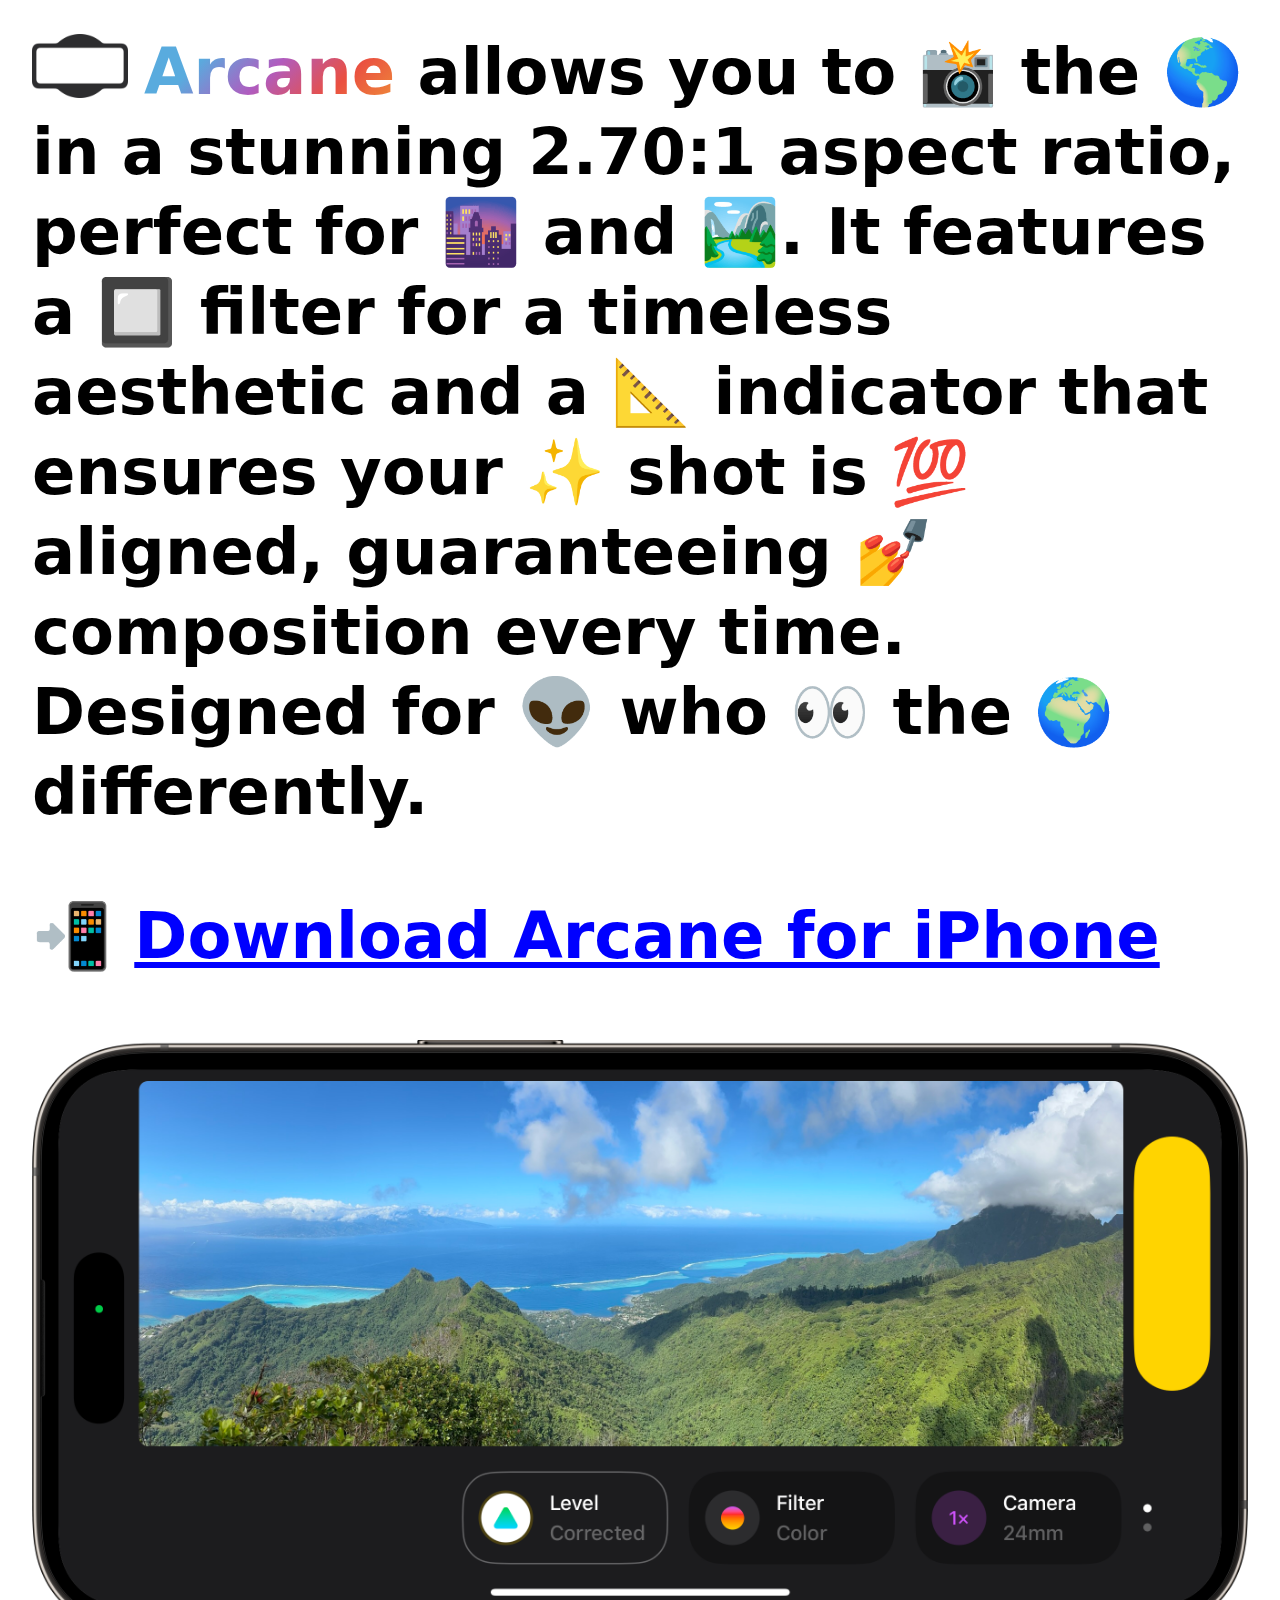
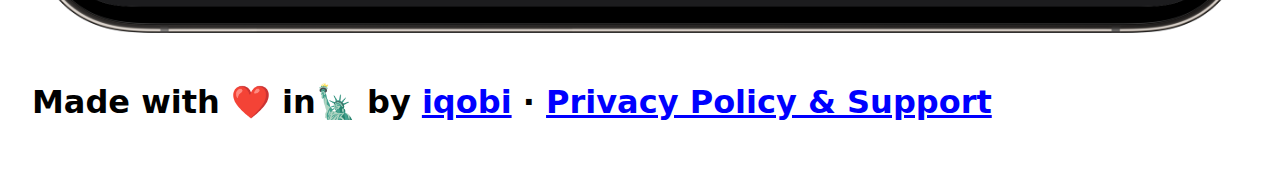
<file: index.html>
<!DOCTYPE html>
<html lang="en">
  <head>
    <meta charset="UTF-8" />
    <meta http-equiv="X-UA-Compatible" content="IE=edge" />
    <meta name="viewport" content="width=device-width, initial-scale=1.0" />
    <title>Arcane</title>
    <link rel="stylesheet" href="style.css" />
    <link rel="icon" type="image/x-icon" href="favicon.png" />
    <link rel="shortcut icon" href="favicon.png" />
    <link rel="apple-touch-icon" href="favicon.png" />
  </head>
  <body>
    <h1>
      <img src="arcane-icon.png" alt="Arcane icon" /><span class="arcane"
        >Arcane</span
      >
      allows you to 📸 the 🌎 in a stunning 2.70:1 aspect ratio, perfect for 🌆
      and 🏞️. It features a 🔲 filter for a timeless aesthetic and a 📐
      indicator that ensures your ✨ shot is 💯 aligned, guaranteeing 💅
      composition every time. Designed for 👽 who 👀 the 🌍 differently.
    </h1>
    <ul>
      <li>
        📲 
        <a href="https://apps.apple.com/us/app/arcane-camera/id6651823263"
          >Download Arcane for iPhone</a
        >
      </li>
    </ul>
    <img src="b&w1.1.png" id="hero" />
    <span class="secondary"
      >Made with ❤️ in🗽 by <a target="_blank" href="http://www.iqobi.com">iqobi</a> ·
      <a href="privacy.html">Privacy Policy & Support</a></span
    >
  </body>
  <script>
    document.addEventListener("DOMContentLoaded", () => {
      const hero = document.getElementById("hero");
      if (hero) {
        const handleClick = (e) => {
          if (e.currentTarget.src.includes("color")) {
            hero.src = "b&w1.1.png";
          } else {
            hero.src = "color1.1.png";
          }
        };
        hero.addEventListener("click", handleClick);
      }
    });
  </script>
</html>
</file>
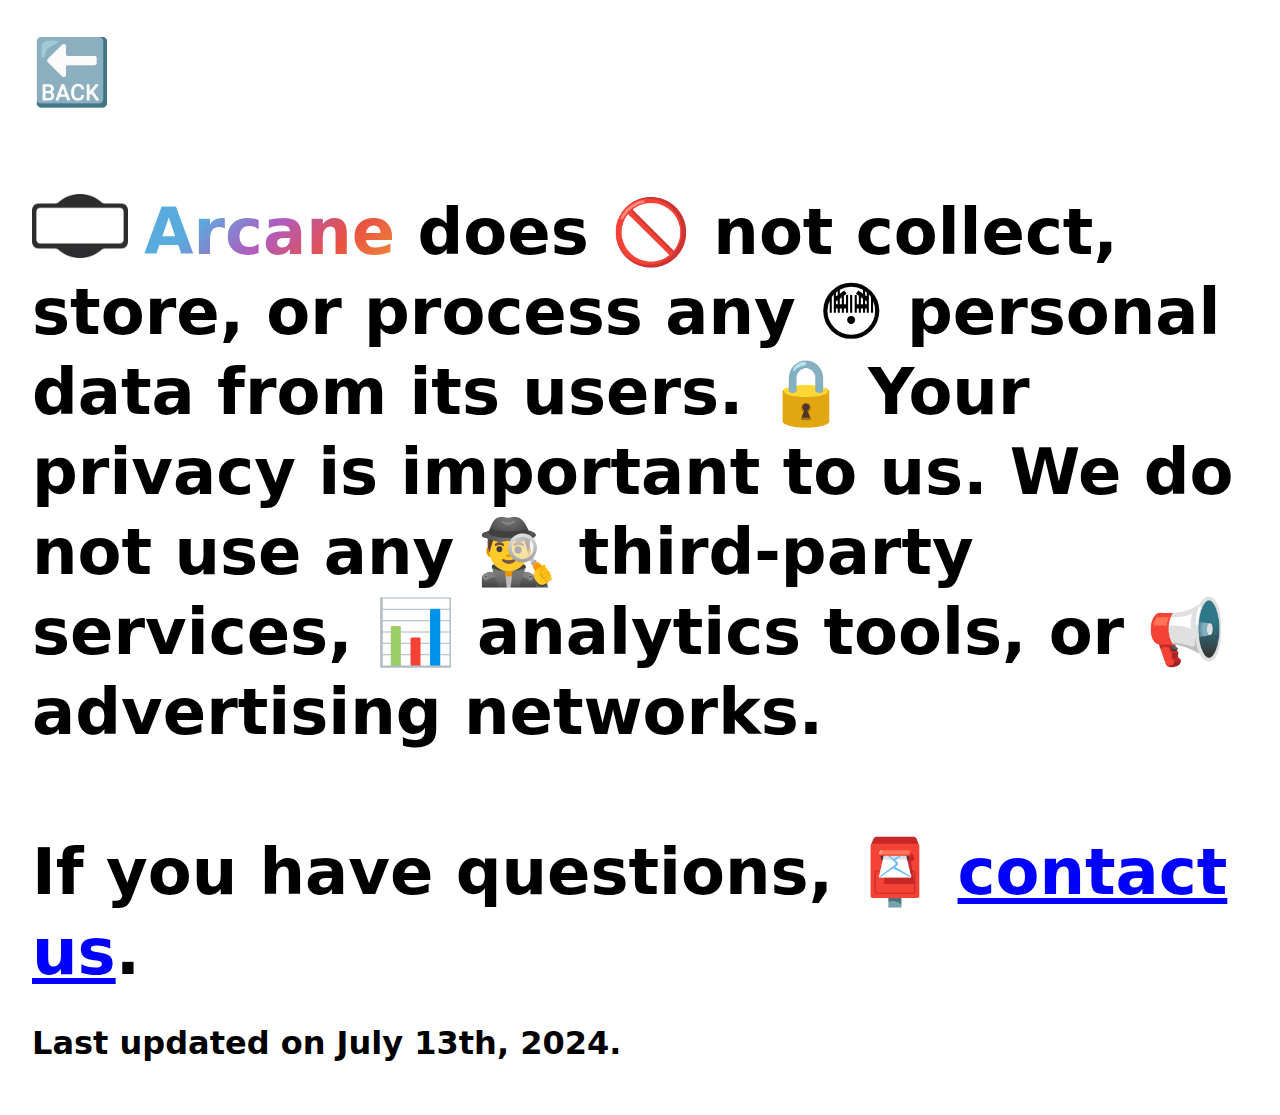
<file: privacy.html>
<!DOCTYPE html>
<html lang="en">
  <head>
    <meta charset="UTF-8" />
    <meta http-equiv="X-UA-Compatible" content="IE=edge" />
    <meta name="viewport" content="width=device-width, initial-scale=1.0" />
    <title>Arcane</title>
    <link rel="stylesheet" href="style.css" />
  </head>
  <body>
    <a href="index.html" class="back">🔙</a>
    <br />
    <br />
    <h1>
      <img src="arcane-icon.png" alt="Arcane icon" /><span class="arcane"
        >Arcane</span
      >
      does 🚫 not collect, store, or process any 😳 personal data from its
      users. 🔒 Your privacy is important to us. We do not use any 🕵️‍♂️
      third-party services, 📊 analytics tools, or 📢 advertising networks.<br /><br />If
      you have questions, 📮
      <a href="mailto:mli0gckui@mozmail.com">contact us</a>.
    </h1>
    <span class="secondary">Last updated on July 13th, 2024.</span>
  </body>
</html>
</file>
<file: style.css>
html {
  --unit: 64px;
  background-color: white;
  padding: calc(var(--unit) * 0.5);
}

@media (max-width: 768px) {
  html {
    --unit: 32px;
  }
}

* {
  font-family: system-ui, -apple-system, BlinkMacSystemFont, "Segoe UI", Roboto,
    Oxygen, Ubuntu, Cantarell, "Open Sans", "Helvetica Neue", sans-serif;
  font-size: var(--unit);
  margin: 0;
  padding: 0;
  line-height: calc(var(--unit) * 1.25);
  font-weight: bold;
  list-style: none;
}

ul {
  padding: var(--unit) 0;
}

li span.disabled {
  text-decoration: underline;
  color: white;
  text-shadow: -1px -1px 0 #000, 1px -1px 0 #000, -1px 1px 0 #000,
    1px 1px 0 #000;
}

a {
  color: blue;
}

a.back {
  text-decoration: none;
}

h1 img {
  height: var(--unit);
  margin-right: calc(var(--unit) / 4);
  vertical-align: calc(var(--unit) / 4 / 4 * -1);
}

span.secondary,
span.secondary a {
  font-size: calc(var(--unit) * 0.5);
}

span.arcane {
  background: linear-gradient(
    -45deg,
    #ef9138 0%,
    #ea4f41 25%,
    #b05cbf 50%,
    #59abde 75%
  );
  background-clip: text;
  color: transparent;
}

body > img {
  width: 100%;
  cursor: pointer;
  user-select: none;
}
</file>
